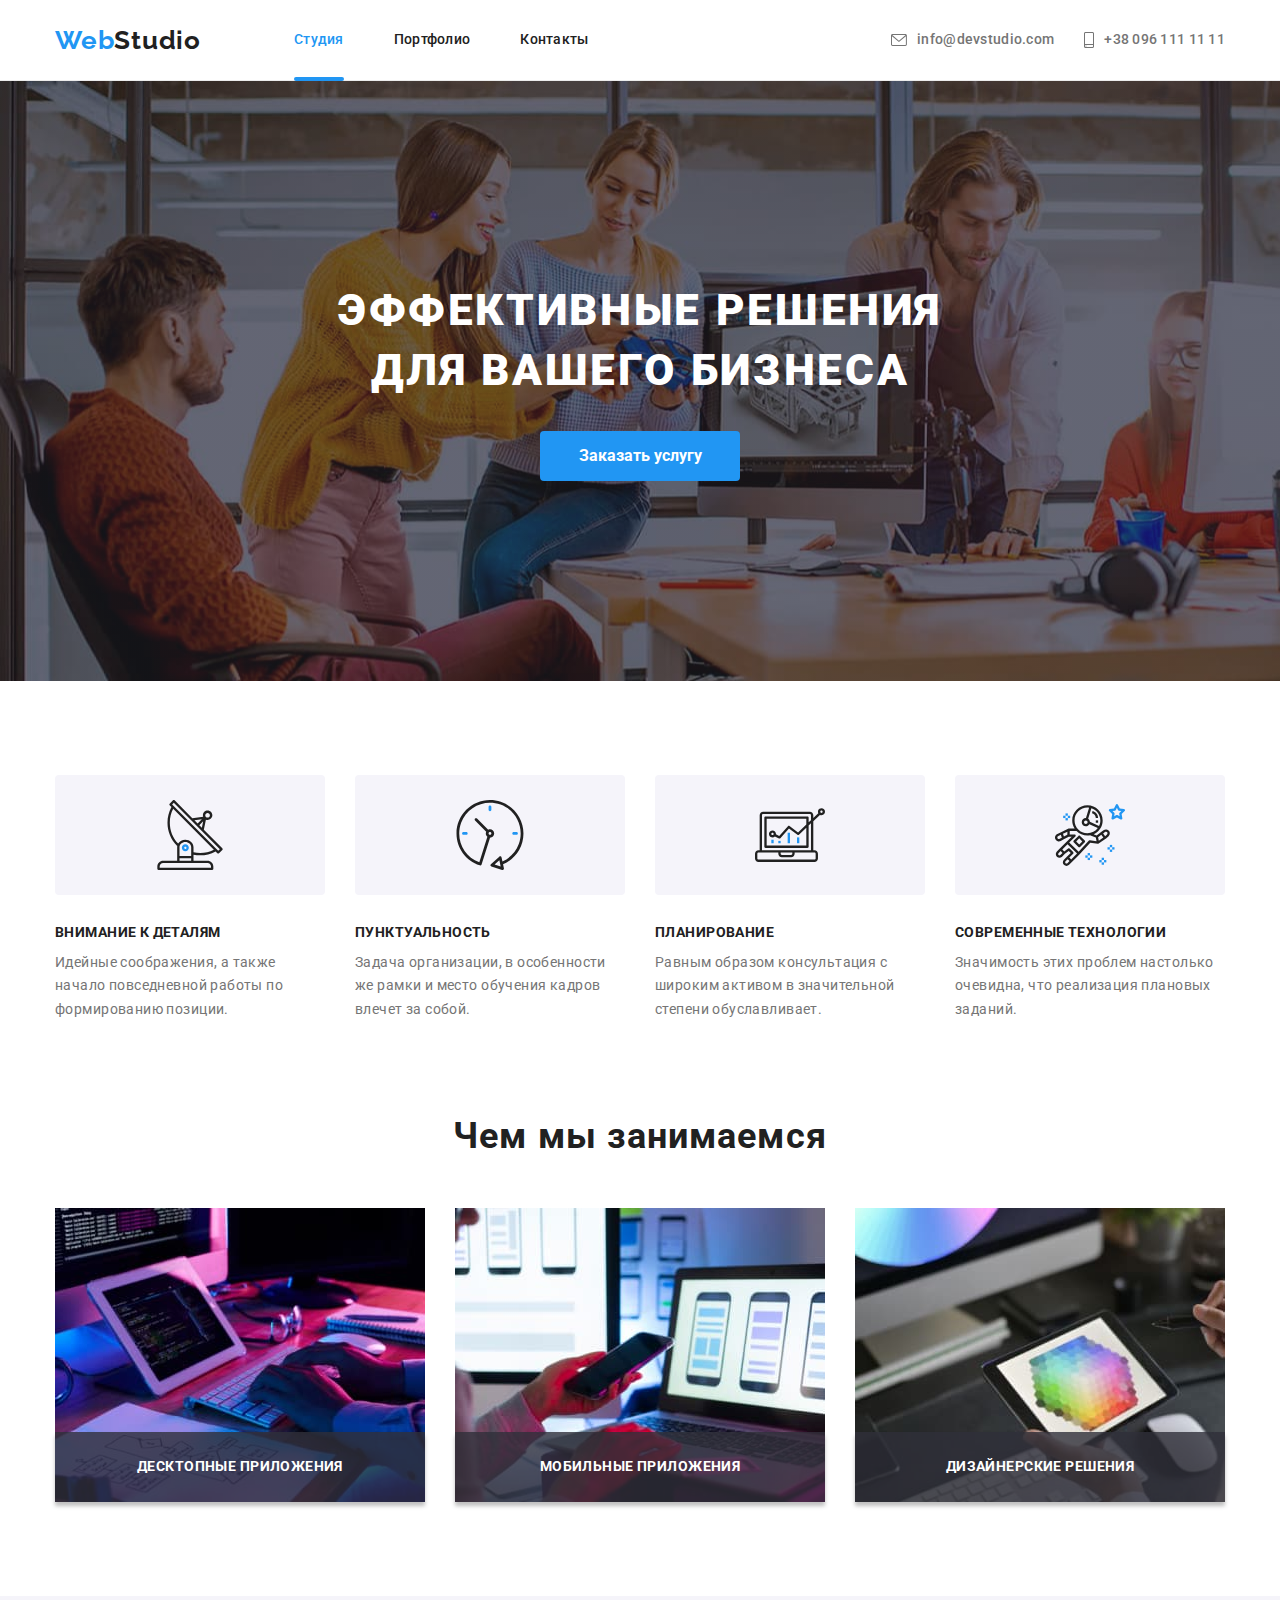
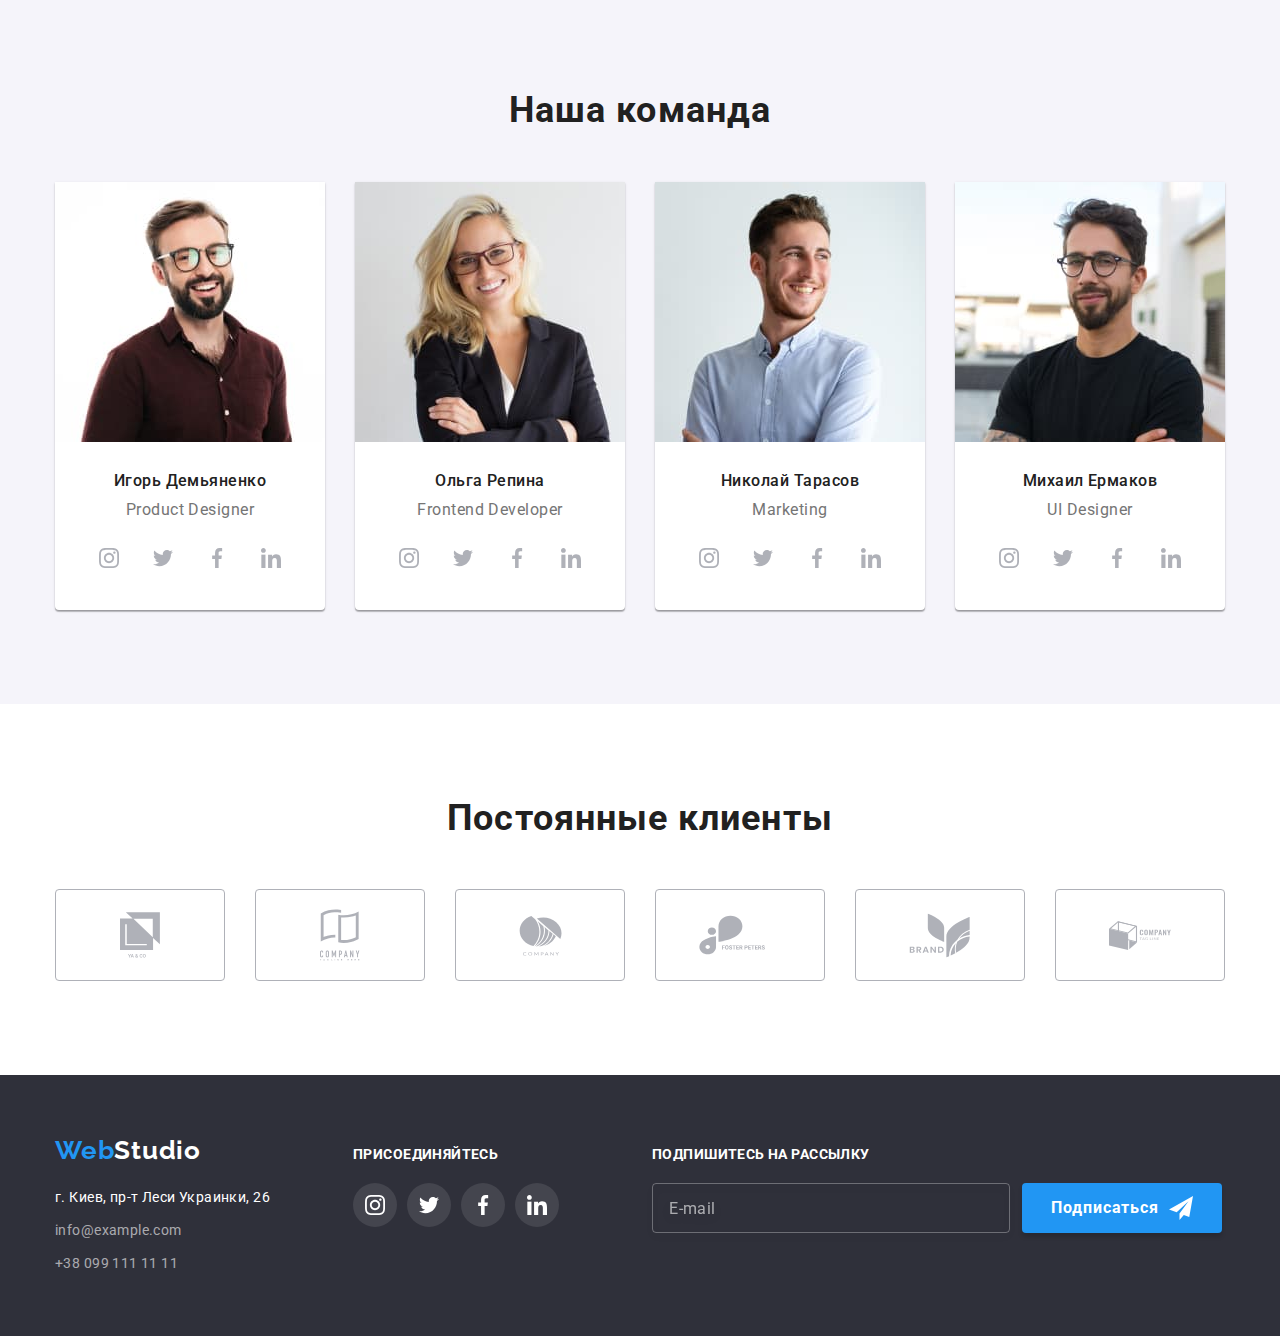
<file: index.html>
<!DOCTYPE html >
<html lang="ru">

<head>
    <meta charset="UTF-8">
    <meta http-equiv="X-UA-Compatible" content="IE=edge">
    <meta name="viewport" content="width=device-width, initial-scale=1.0">
    <title>Студия</title>
    <link rel="stylesheet" href="https://cdnjs.cloudflare.com/ajax/libs/modern-normalize/1.0.0/modern-normalize.min.css">
    <link href="https://fonts.googleapis.com/css2?family=Raleway:wght@700&family=Roboto:wght@400;500;700;900&display=swap" rel="stylesheet">
    <link rel="stylesheet" href="./css/main.min.css">
</head>

<body>
    <!--Навигация-->
    <header class="page-header">
        <div class="header__container container ">
            <a href="" lang="en" class="logo">Web<span class="header__logo">Studio</span></a>
            <div class="header__menu">
                <nav class="nav">
                    <ul class="nav__list">
                        <li class="nav__item"><a class="nav__link nav__link--current" href="">Студия</a></li>
                        <li class="nav__item"><a class="nav__link" href="./portfolio.html">Портфолио</a></li>
                        <li class="nav__item"><a class="nav__link" href="">Контакты</a></li>
                    </ul>
                </nav>
                <ul class="contacts__list">
                    <li class="contacts__item">
                        <a class="contacts__link" href="mailto:info@devstudio.com">
                            <svg class="contacts__icon mail-icon">
                            <use href="./images/icons.svg#mail"></use>
                        </svg>info@devstudio.com
                        </a>
                    </li>
                    <li class="contacts__item">
                        <a class="contacts__link" href="tel:+380961111111">
                            <svg class="contacts__icon phone-icon">
                            <use href="./images/icons.svg#smartphone"></use>
                        </svg> +38 096 111 11 11
                        </a>
                    </li>
                </ul>
            </div>
            <button type="button" class="header__burger-btn" data-menu-button>
                <svg class="header__burger-btn--icon">
                    <use href="./images/icons.svg#burger-icon"></use>
                </svg>
            </button>
            <div class="mobile-menu__container" data-menu>
                <button type="button" class="menu-close-btn" data-menu-close>
                        <svg class="close-btn">
                            <use href="./images/icons.svg#close-modal-btn"></use>
                        </svg>
                    </button>
                <ul class="mobile-menu__nav-list">
                    <li class="nav-list__item link"><a class="nav-list__link current" href="">Студия</a></li>
                    <li class="nav-list__item link"><a class="nav-list__link" href="./portfolio.html">Портфолио</a></li>
                    <li class="nav-list__item link"><a class="nav-list__link" href="">Контакты</a></li>
                </ul>
                <div class="mobile-menu__address-links">
                    <ul class="mobile-menu__contacts-list">
                        <li class="contacts-list__item link">
                            <a class="contacts-link" href="tel:+380961111111">+38 096 111 11 11</a>
                        </li>
                        <li class="contacts-list__item link">
                            <a class="contacts-link" href="mailto:info@devstudio.com">info@devstudio.com</a>
                        </li>
                    </ul>
                    <ul class="mobile-menu__social-list">
                        <li class="social-list__item">
                            <a class="social-list__link" href="">Instagram</a>
                        </li>
                        <li class="social-list__item">
                            <a class="social-list__link" href="">Twitter</a>
                        </li>
                        <li class="social-list__item">
                            <a class="social-list__link" href="">Facebook</a>
                        </li>
                        <li class="social-list__item">
                            <a class="social-list__link" href="">LinkedIn</a>
                        </li>
                    </ul>
                </div>
            </div>
        </div>
    </header>
    <main>
        <!--Герой-->
        <section class="hero">
            <div class="container hero__container">
                <h1 class="hero__title">Эффективные решения для вашего бизнеса</h1>
                <button class="hero__button" type="button" data-modal-open>Заказать услугу</button>
            </div>
        </section>
        <!--Особенности-->
        <section class="features section">
            <div class="container">
                <h2 class="hidden">Особенности</h2>
                <ul class="features__list">
                    <li class="features__item">
                        <div class="features__thumb">
                            <svg class="features__icon">
                                <use href="./images/icons.svg#antenna"></use>
                            </svg>
                        </div>
                        <h3 class="features__title">Внимание к деталям</h3>
                        <p class="features__description">Идейные соображения, а также начало повседневной работы по формированию позиции.</p>
                    </li>
                    <li class="features__item">
                        <div class="features__thumb">
                            <svg class="features__icon">
                                <use href="./images/icons.svg#clock"></use>
                            </svg>
                        </div>
                        <h3 class="features__title">Пунктуальность</h3>
                        <p class="features__description">Задача организации, в особенности же рамки и место обучения кадров влечет за собой.</p>
                    </li>
                    <li class="features__item">
                        <div class="features__thumb">
                            <svg class="features__icon">
                                <use href="./images/icons.svg#diagram"></use>
                            </svg>
                        </div>
                        <h3 class="features__title">Планирование</h3>
                        <p class="features__description">Равным образом консультация с широким активом в значительной степени обуславливает.</p>
                    </li>
                    <li class="features__item">
                        <div class="features__thumb">
                            <svg class="features__icon">
                                <use href="./images/icons.svg#astronaut"></use>
                            </svg>
                        </div>
                        <h3 class="features__title">Современные технологии</h3>
                        <p class="features__description">Значимость этих проблем настолько очевидна, что реализация плановых заданий.</p>
                    </li>
                </ul>
            </div>
        </section>
        <!--Чем мы занимаемся-->
        <section class="what-doing section">
            <div class="container">
                <h2 class="what-doing__title">Чем мы занимаемся</h2>
                <ul class="what-doing__list">
                    <li class="what-doing__item">
                        <picture class="what-doing__picture">
                            <source srcset="./images/features/features1-1x.jpg 1x, ./images/features/features1-2x.jpg 2x" media="(min-width:1200px)">
                            <img src="./images/features/features1-1x.jpg" alt="box1" width="370" height="294">
                        </picture>
                        <p class="what-doing__description">Десктопные приложения</p>
                    </li>
                    <li class="what-doing__item">
                        <picture class="what-doing__picture">
                            <source srcset="./images/features/features2-1x.jpg 1x, ./images/features/features2-2x.jpg 2x" media="(min-width:1200px)">
                            <img src="./images/features/features2-1x.jpg" alt="box2" width="370" height="294">
                        </picture>
                        <p class="what-doing__description">Мобильные приложения</p>
                    </li>
                    <li class="what-doing__item">
                        <picture class="what-doing__picture">
                            <source srcset="./images/features/features3-1x.jpg 1x, ./images/features/features3-2x.jpg 2x" media="(min-width:1200px)">
                            <img src="./images/features/features3-1x.jpg" alt="box3" width="370" height="294">
                        </picture>
                        <p class="what-doing__description">Дизайнерские решения</p>
                    </li>
                </ul>
            </div>
        </section>
        <!--Наша команда-->
        <section class="our-team section">
            <div class="container">
                <h2 class="our-team__title">Наша команда</h2>
                <ul class="our-team__list">
                    <li class="our-team__item">
                        <picture class="what-doing__picture">
                            <source srcset="./images/our-team/team-card1/team-card-desktop1x.jpg 1x, ./images/our-team/team-card1/team-card-desktop2x.jpg 2x" media="(min-width:1200px)">
                            <source srcset="./images/our-team/team-card1/team-card-tablet1x.jpg 1x, ./images/our-team/team-card1/team-card-tablet2x.jpg 2x" media="(min-width:768px)">
                            <source srcset="./images/our-team/team-card1/team-card-mobile1x.jpg 1x, ./images/our-team/team-card1/team-card-mobile2x.jpg 2x" media="(max-width:767px)">
                            <img src="./images/our-team/team-card1/team-card-desktop1x.jpg" alt="card1" width="270" height="260">
                        </picture>
                        <div class="our-team__card">
                            <h3 class="our-team-card__title">Игорь Демьяненко</h3>
                            <p class="our-team-card__description" lang="en">Product Designer</p>
                            <ul class="our-team-card__list">
                                <li class="our-team-card__item">
                                    <a class="our-team-card__link" href="">
                                        <svg class="our-team-card__icon">
                                            <use href="./images/icons.svg#instagram"></use>
                                        </svg>
                                    </a>
                                </li>
                                <li class="our-team-card__item">
                                    <a class="our-team-card__link" href="">
                                        <svg class="our-team-card__icon">
                                            <use href="./images/icons.svg#twitter"></use>
                                        </svg>
                                    </a>
                                </li>
                                <li class="our-team-card__item">
                                    <a class="our-team-card__link" href="">
                                        <svg class="our-team-card__icon">
                                            <use href="./images/icons.svg#facebook"></use>
                                        </svg>
                                    </a>
                                </li>
                                <li class="our-team-card__item">
                                    <a class="our-team-card__link" href="">
                                        <svg class="our-team-card__icon">
                                            <use href="./images/icons.svg#linkedin"></use>
                                        </svg>
                                    </a>
                                </li>
                            </ul>
                        </div>
                    </li>
                    <li class="our-team__item">
                        <picture class="what-doing__picture">
                            <source srcset="./images/our-team/team-card2/team-card-desktop1x.jpg 1x, ./images/our-team/team-card2/team-card-desktop2x.jpg 2x" media="(min-width:1200px)">
                            <source srcset="./images/our-team/team-card2/team-card-tablet1x.jpg 1x, ./images/our-team/team-card2/team-card-tablet2x.jpg 2x" media="(min-width:768px)">
                            <source srcset="./images/our-team/team-card2/team-card-mobile1x.jpg 1x, ./images/our-team/team-card2/team-card-mobile2x.jpg 2x" media="(max-width:767px)">
                            <img src="./images/our-team/team-card2/team-card-desktop1x.jpg" alt="card2" width="270" height="260">
                        </picture>
                        <div class="our-team__card">
                            <h3 class="our-team-card__title">Ольга Репина</h3>
                            <p class="our-team-card__description" lang="en">Frontend Developer</p>
                            <ul class="our-team-card__list">
                                <li class="our-team-card__item">
                                    <a class="our-team-card__link" href="">
                                        <svg class="our-team-card__icon">
                                            <use href="./images/icons.svg#instagram"></use>
                                        </svg>
                                    </a>
                                </li>
                                <li class="our-team-card__item">
                                    <a class="our-team-card__link" href="">
                                        <svg class="our-team-card__icon">
                                            <use href="./images/icons.svg#twitter"></use>
                                        </svg>
                                    </a>
                                </li>
                                <li class="our-team-card__item">
                                    <a class="our-team-card__link" href="">
                                        <svg class="our-team-card__icon">
                                            <use href="./images/icons.svg#facebook"></use>
                                        </svg>
                                    </a>
                                </li>
                                <li class="our-team-card__item">
                                    <a class="our-team-card__link" href="">
                                        <svg class="our-team-card__icon">
                                            <use href="./images/icons.svg#linkedin"></use>
                                        </svg>
                                    </a>
                                </li>
                            </ul>
                        </div>
                    </li>
                    <li class="our-team__item">
                        <picture class="what-doing__picture">
                            <source srcset="./images/our-team/team-card3/team-card-desktop1x.jpg 1x, ./images/our-team/team-card3/team-card-desktop2x.jpg 2x" media="(min-width:1200px)">
                            <source srcset="./images/our-team/team-card3/team-card-tablet1x.jpg 1x, ./images/our-team/team-card3/team-card-tablet2x.jpg 2x" media="(min-width:768px)">
                            <source srcset="./images/our-team/team-card3/team-card-mobile1x.jpg 1x, ./images/our-team/team-card3/team-card-mobile2x.jpg 2x" media="(max-width:767px)">
                            <img src="./images/our-team/team-card3/team-card-desktop1x.jpg" alt="card3" width="270" height="260">
                        </picture>
                        <div class="our-team__card">
                            <h3 class="our-team-card__title">Николай Тарасов</h3>
                            <p class="our-team-card__description" lang="en">Marketing</p>
                            <ul class="our-team-card__list">
                                <li class="our-team-card__item">
                                    <a class="our-team-card__link" href="">
                                        <svg class="our-team-card__icon">
                                            <use href="./images/icons.svg#instagram"></use>
                                        </svg>
                                    </a>
                                </li>
                                <li class="our-team-card__item">
                                    <a class="our-team-card__link" href="">
                                        <svg class="our-team-card__icon">
                                            <use href="./images/icons.svg#twitter"></use>
                                        </svg>
                                    </a>
                                </li>
                                <li class="our-team-card__item">
                                    <a class="our-team-card__link" href="">
                                        <svg class="our-team-card__icon">
                                            <use href="./images/icons.svg#facebook"></use>
                                        </svg>
                                    </a>
                                </li>
                                <li class="our-team-card__item">
                                    <a class="our-team-card__link" href="">
                                        <svg class="our-team-card__icon">
                                            <use href="./images/icons.svg#linkedin"></use>
                                        </svg>
                                    </a>
                                </li>
                            </ul>
                        </div>
                    </li>
                    <li class="our-team__item">
                        <picture class="what-doing__picture">
                            <source srcset="./images/our-team/team-card4/team-card-desktop1x.jpg 1x, ./images/our-team/team-card4/team-card-desktop2x.jpg 2x" media="(min-width:1200px)">
                            <source srcset="./images/our-team/team-card4/team-card-tablet1x.jpg 1x, ./images/our-team/team-card4/team-card-tablet2x.jpg 2x" media="(min-width:768px)">
                            <source srcset="./images/our-team/team-card4/team-card-mobile1x.jpg 1x, ./images/our-team/team-card4/team-card-mobile2x.jpg 2x" media="(max-width:767px)">
                            <img src="./images/our-team/team-card4/team-card-desktop1x.jpg" alt="card4" width="270" height="260">
                        </picture>
                        <div class="our-team__card">
                            <h3 class="our-team-card__title">Михаил Ермаков</h3>
                            <p class="our-team-card__description" lang="en">UI Designer</p>
                            <ul class="our-team-card__list">
                                <li class="our-team-card__item">
                                    <a class="our-team-card__link" href="">
                                        <svg class="our-team-card__icon">
                                            <use href="./images/icons.svg#instagram"></use>
                                        </svg>
                                    </a>
                                </li>
                                <li class="our-team-card__item">
                                    <a class="our-team-card__link" href="">
                                        <svg class="our-team-card__icon">
                                            <use href="./images/icons.svg#twitter"></use>
                                        </svg>
                                    </a>
                                </li>
                                <li class="our-team-card__item">
                                    <a class="our-team-card__link" href="">
                                        <svg class="our-team-card__icon">
                                            <use href="./images/icons.svg#facebook"></use>
                                        </svg>
                                    </a>
                                </li>
                                <li class="our-team-card__item">
                                    <a class="our-team-card__link" href="">
                                        <svg class="our-team-card__icon">
                                            <use href="./images/icons.svg#linkedin"></use>
                                        </svg>
                                    </a>
                                </li>
                            </ul>
                        </div>
                    </li>
                </ul>
            </div>
        </section>
        <section class="clients section">
            <div class="container">
                <h2 class="clients__title">Постоянные клиенты</h2>
                <ul class="clients__list">
                    <li class="clients__item">
                        <a class="clients__link" href="">
                            <svg class="clients__icon" width="40" height="52">
                                <use href="./images/icons.svg#group"></use>
                            </svg>
                        </a>
                    </li>
                    <li class="clients__item">
                        <a class="clients__link" href="">
                            <svg class="clients__icon" width="40" height="52">
                                <use href="./images/icons.svg#group-1"></use>
                            </svg>
                        </a>
                    </li>
                    <li class="clients__item">
                        <a class="clients__link" href="">
                            <svg class="clients__icon" width="43" height="41">
                                <use href="./images/icons.svg#group-2"></use>
                            </svg>
                        </a>
                    </li>
                    <li class="clients__item">
                        <a class="clients__link" href="">
                            <svg class="clients__icon" width="84" height="40">
                                <use href="./images/icons.svg#group-3"></use>
                            </svg>
                        </a>
                    </li>
                    <li class="clients__item">
                        <a class="clients__link" href="">
                            <svg class="clients__icon" width="62" height="45">
                                <use href="./images/icons.svg#group-4"></use>
                            </svg>
                        </a>
                    </li>
                    <li class="clients__item">
                        <a class="clients__link" href=" ">
                            <svg class="clients__icon" width="62 " height="45 ">
                                <use href="./images/icons.svg#group-5"></use>
                            </svg>
                        </a>
                    </li>
                </ul>
            </div>
        </section>
    </main>
    <footer class="footer">
        <div class="footer__sections container">
            <div class="footer__tablet-container">
                <div class="address__container">
                    <a href="" lang="en" class="logo">Web<span class="footer__logo">Studio</span></a>
                    <address class="address__box">
                    <ul class="address__list">
                        <li class="address__item"><a class="address__link--map" href="https://goo.gl/maps/Ut2xwaLdVSmV2iXo9 " target="_blank" rel="noreferrer noopener">г. Киев, пр-т Леси Украинки, 26</a></li>
                        <li class="address__item"><a class="address__link" href="mailto:info@example.com ">info@example.com</a></li>
                        <li class="address__item"><a class="address__link" href="tel:+380991111111 ">+38 099 111 11 11</a></li>
                    </ul>
                 </address>
                </div>
                <div class="join__container">
                    <p class="join__description">присоединяйтесь</p>
                    <ul class="join__list">
                        <li class="join__item">
                            <a class="join__link" href="">
                                <svg class="join__icon">
                            <use href="./images/icons.svg#instagram"></use>
                        </svg>
                            </a>
                        </li>
                        <li class="join__item">
                            <a class="join__link" href="">
                                <svg class="join__icon">
                            <use href="./images/icons.svg#twitter"></use>
                        </svg>
                            </a>
                        </li>
                        <li class="join__item">
                            <a class="join__link" href="">
                                <svg class="join__icon">
                            <use href="./images/icons.svg#facebook"></use>
                        </svg>
                            </a>
                        </li>
                        <li class="join__item">
                            <a class="join__link" href="">
                                <svg class="join__icon">
                            <use href="./images/icons.svg#linkedin"></use>
                        </svg>
                            </a>
                        </li>
                    </ul>
                </div>
            </div>
            <div class="subscribe__container">
                <p class="subscribe__title">Подпишитесь на рассылку</p>
                <form action="#" class="subscribe__form">
                    <input type="email" name="user-email" class="subscribe__input" placeholder="E-mail" required>
                    <button type="submit" class="subscribe__button">Подписаться
                        <svg class="subscribe__icon">
                            <use href="./images/icons.svg#icon-send"></use>
                        </svg>
                    </button>
                </form>
            </div>
        </div>
    </footer>
    <div class="backdrop open-close-backdrop" data-modal>
        <div class="backdrop__container container">
            <button class="backdrop__modal-button" data-modal-close>
                <svg class="backdrop__modal-button--icon">
                    <use href="./images/icons.svg#close-modal-btn"></use>
                </svg>
            </button>
            <form action="# " class="backdrop__modal-form">
                <p class="backdrop__title">Оставьте свои данные, мы вам перезвоним</p>
                <label for="user-name" class="backdrop__label backdrop__user-name">Имя</label>
                <div class="backdrop__input-container">
                    <input type="text" name="user-name" id="user-name" class="backdrop__input" required>
                    <svg class="backdrop__input--icon">
                        <use href="./images/icons.svg#icon-user-name"></use>
                    </svg>
                </div>
                <label for="user-tel" class="backdrop__label backdrop__user-tel">Телефон</label>
                <div class="backdrop__input-container">
                    <input type="tel" name="user-tel" id="user-tel" class="backdrop__input" required>
                    <svg class="backdrop__input--icon">
                        <use href="./images/icons.svg#icon-user-tel"></use>
                    </svg>
                </div>
                <label for="user-email" class="backdrop__label backdrop__user-email">Почта</label>
                <div class="backdrop__input-container">
                    <input type="email" name="user-email" id="user-email" class="backdrop__input" required>
                    <svg class="backdrop__input--icon">
                        <use href="./images/icons.svg#icon-user-email"></use>
                    </svg>
                </div>
                <label for="user-message" class="backdrop__label backdrop__message-label">Комментарий</label>
                <textarea name="user-message" id="user-message" placeholder="Введите текст" class="backdrop__message"></textarea>
                <div class="backdrop__checkbox">
                    <input type="checkbox" name="user-checkbox" id="user-checkbox" class="backdrop__checkbox-input hidden" required>
                    <label for="user-checkbox" class="backdrop__label backdrop__checkbox-label">Соглашаюсь с рассылкой и принимаю <a href=" " class="backdrop__policy-link">Условия договора</a></label>
                </div>
                <button type="submit" class="backdrop__submit-btn">Отправить</button>
            </form>
        </div>
    </div>
    <script src="./js/modal.js "></script>
    <script src="./js/menu.js "></script>
</body>

</html>
</file>
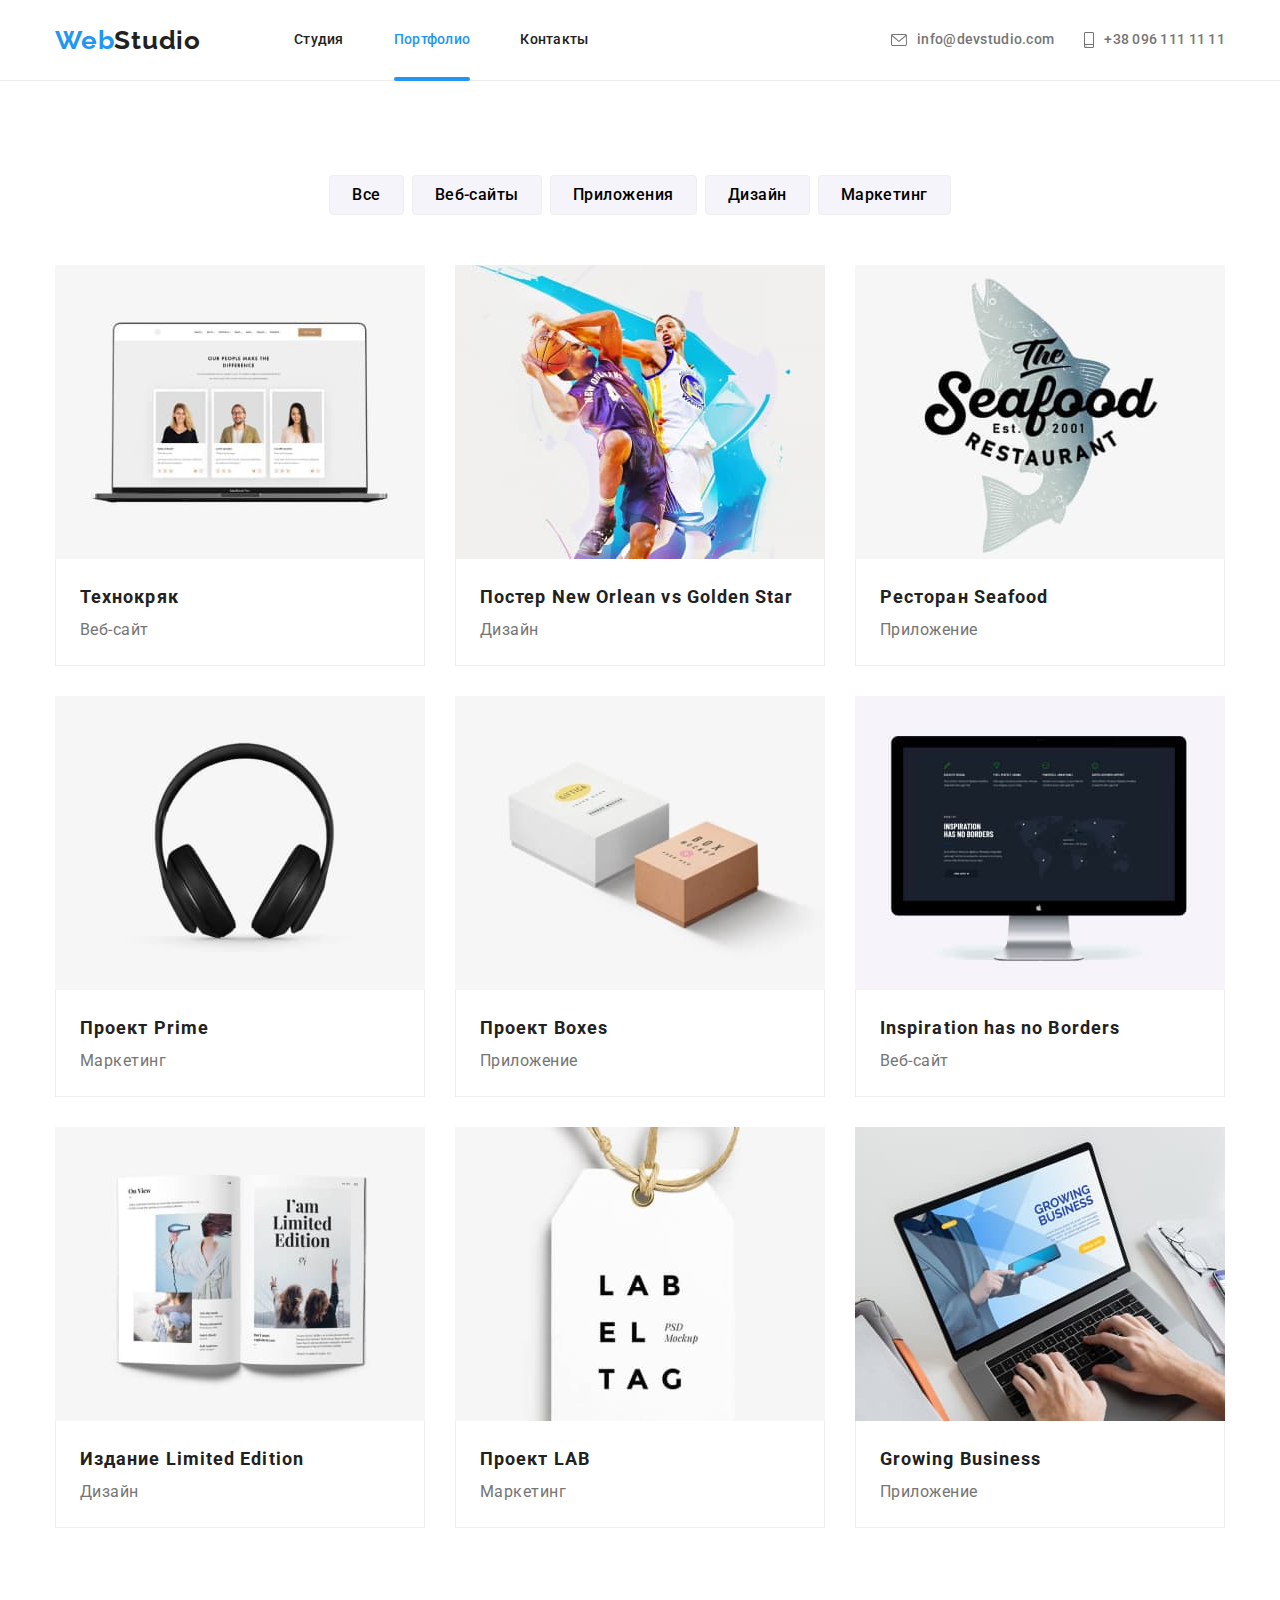
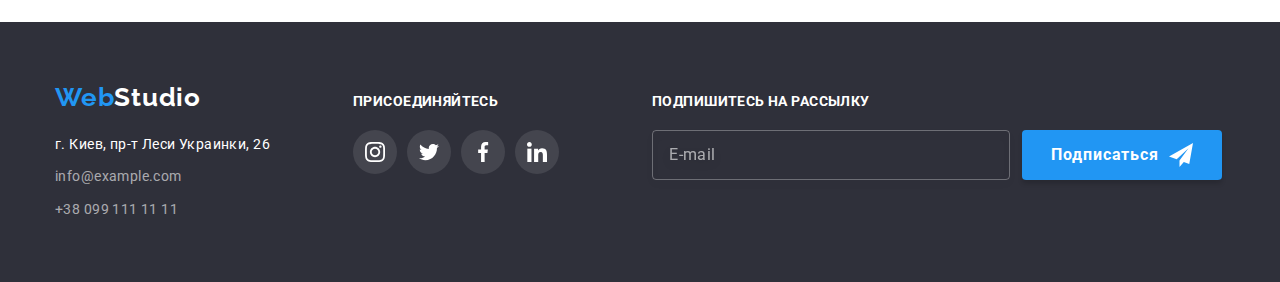
<file: portfolio.html>
<!DOCTYPE html>
<html lang="ru">

<head>
    <meta charset="UTF-8">
    <meta http-equiv="X-UA-Compatible" content="IE=edge">
    <meta name="viewport" content="width=device-width, initial-scale=1.0">
    <title>Портфолио</title>
    <link rel="stylesheet" href="https://cdnjs.cloudflare.com/ajax/libs/modern-normalize/1.0.0/modern-normalize.min.css">
    <link href="https://fonts.googleapis.com/css2?family=Raleway:wght@700&family=Roboto:wght@400;500;700;900&display=swap" rel="stylesheet">
    <link rel="stylesheet" href="./css/main.min.css">
</head>

<body>
    <!--Навигация-->
    <header class="page-header">
        <div class="header__container container ">
            <a href="" lang="en" class="logo">Web<span class="header__logo">Studio</span></a>
            <div class="header__menu">
                <nav class="nav">
                    <ul class="nav__list">
                        <li class="nav__item"><a class="nav__link" href="./index.html">Студия</a></li>
                        <li class="nav__item"><a class="nav__link  nav__link--current" href="">Портфолио</a></li>
                        <li class="nav__item"><a class="nav__link" href="">Контакты</a></li>
                    </ul>
                </nav>
                <ul class="contacts__list">
                    <li class="contacts__item">
                        <a class="contacts__link" href="mailto:info@devstudio.com">
                            <svg class="contacts__icon mail-icon">
                            <use href="./images/icons.svg#mail"></use>
                        </svg>info@devstudio.com
                        </a>
                    </li>
                    <li class="contacts__item">
                        <a class="contacts__link" href="tel:+380961111111">
                            <svg class="contacts__icon phone-icon">
                            <use href="./images/icons.svg#smartphone"></use>
                        </svg> +38 096 111 11 11
                        </a>
                    </li>
                </ul>
            </div>
            <button type="button" class="header__burger-btn" data-menu-button>
                <svg class="header__burger-btn--icon">
                    <use href="./images/icons.svg#burger-icon"></use>
                </svg>
            </button>
            <div class="mobile-menu__container" data-menu>
                <button type="button" class="menu-close-btn" data-menu-close>
                        <svg class="close-btn">
                            <use href="./images/icons.svg#close-modal-btn"></use>
                        </svg>
                    </button>
                <ul class="mobile-menu__nav-list">
                    <li class="nav-list__item link"><a class="nav-list__link" href="index.html">Студия</a></li>
                    <li class="nav-list__item link"><a class="nav-list__link current" href="">Портфолио</a></li>
                    <li class="nav-list__item link"><a class="nav-list__link" href="">Контакты</a></li>
                </ul>
                <div class="mobile-menu__address-links">
                    <ul class="mobile-menu__contacts-list">
                        <li class="contacts-list__item link">
                            <a class="contacts-link" href="tel:+380961111111">+38 096 111 11 11</a>
                        </li>
                        <li class="contacts-list__item link">
                            <a class="contacts-link" href="mailto:info@devstudio.com">info@devstudio.com</a>
                        </li>
                    </ul>
                    <ul class="mobile-menu__social-list">
                        <li class="social-list__item">
                            <a class="social-list__link" href="">Instagram</a>
                        </li>
                        <li class="social-list__item">
                            <a class="social-list__link" href="">Twitter</a>
                        </li>
                        <li class="social-list__item">
                            <a class="social-list__link" href="">Facebook</a>
                        </li>
                        <li class="social-list__item">
                            <a class="social-list__link" href="">LinkedIn</a>
                        </li>
                    </ul>
                </div>
            </div>
        </div>
    </header>
    <main>
        <!-- Портфолио -->

        <section class="portfolio section">
            <div class="portfolio__container container">
                <ul class="portfolio__filter-list">
                    <li class="portfolio__filter-item"><button class="portfolio__filter-button" type="button">Все</button></li>
                    <li class="portfolio__filter-item"><button class="portfolio__filter-button" type="button">Веб-сайты</button></li>
                    <li class="portfolio__filter-item"><button class="portfolio__filter-button" type="button">Приложения</button></li>
                    <li class="portfolio__filter-item"><button class="portfolio__filter-button" type="button">Дизайн</button></li>
                    <li class="portfolio__filter-item"><button class="portfolio__filter-button" type="button">Маркетинг</button></li>
                </ul>
                <h1 class="hidden">Портфолио</h1>
                <ul class="portfolio__cards-list">
                    <li class="portfolio__card-item">
                        <a class="portfolio__card-link" href="">
                            <div class="portfolio__card-thumb">
                                <picture class="portfolio-pictures">
                                    <source srcset="./images/portfolio/card1/portfolio-desktop1x.jpg 1x, ./images/portfolio/card1/portfolio-desktop2x.jpg 2x" media="(min-width:1200px)">
                                    <source srcset="./images/portfolio/card1/portfolio-tablet1x.jpg 1x, ./images/portfolio/card1/portfolio-tablet2x.jpg 2x" media="(min-width:768px)">
                                    <source srcset="./images/portfolio/card1/portfolio-mobile1x.jpg 1x, ./images/portfolio/card1/portfolio-mobile2x.jpg 2x" media="(max-width:767px)">
                                    <img src="./images/portfolio/card1/portfolio-desktop1x.jpg" alt="Технокряк" width="370" height="294">
                                </picture>
                                <p class="portfolio__card-overlay">
                                    Технокряк это современная площадка распространения коронавируса. Компании используют эту платформу для цифрового шпионажа и атак на защищённые сервера конкурентов.
                                </p>
                            </div>
                            <div class="portfolio__item-description">
                                <h2 class="portfolio__item-title">Технокряк</h2>
                                <p class="portfolio__item-content">Веб-сайт</p>
                            </div>
                        </a>
                    </li>
                    <li class="portfolio__card-item">
                        <a class="portfolio__card-link" href="">
                            <div class="portfolio__card-thumb">
                                <picture class="portfolio-pictures">
                                    <source srcset="./images/portfolio/card2/portfolio-desktop1x.jpg 1x, ./images/portfolio/card2/portfolio-desktop2x.jpg 2x" media="(min-width:1200px)">
                                    <source srcset="./images/portfolio/card2/portfolio-tablet1x.jpg 1x, ./images/portfolio/card2/portfolio-tablet2x.jpg 2x" media="(min-width:768px)">
                                    <source srcset="./images/portfolio/card2/portfolio-mobile1x.jpg 1x, ./images/portfolio/card2/portfolio-mobile2x.jpg 2x" media="(max-width:767px)">
                                    <img src="./images/portfolio/card2/portfolio-desktop1x.jpg" alt="Постер" width="370" height="294">
                                </picture>
                                <p class="portfolio__card-overlay">Технокряк это современная площадка распространения коронавируса. Компании используют эту платформу для цифрового шпионажа и атак на защищённые сервера конкурентов.
                                </p>
                            </div>
                            <div class="portfolio__item-description">
                                <h2 class="portfolio__item-title">Постер <span lang="en">New Orlean vs Golden Star</span></h2>
                                <p class="portfolio__item-content">Дизайн</p>
                            </div>
                        </a>
                    </li>
                    <li class="portfolio__card-item">
                        <a class="portfolio__card-link" href="">
                            <div class="portfolio__card-thumb">
                                <picture class="portfolio-pictures">
                                    <source srcset="./images/portfolio/card3/portfolio-desktop1x.jpg 1x, ./images/portfolio/card3/portfolio-desktop2x.jpg 2x" media="(min-width:1200px)">
                                    <source srcset="./images/portfolio/card3/portfolio-tablet1x.jpg 1x, ./images/portfolio/card3/portfolio-tablet2x.jpg 2x" media="(min-width:768px)">
                                    <source srcset="./images/portfolio/card3/portfolio-mobile1x.jpg 1x, ./images/portfolio/card3/portfolio-mobile2x.jpg 2x" media="(max-width:767px)">
                                    <img src="./images/portfolio/card3/portfolio-desktop1x.jpg" alt="Ресторан" width="370" height="294">
                                </picture>
                                <p class="portfolio__card-overlay">Технокряк это современная площадка распространения коронавируса. Компании используют эту платформу для цифрового шпионажа и атак на защищённые сервера конкурентов.
                                </p>
                            </div>
                            <div class="portfolio__item-description">
                                <h2 class="portfolio__item-title">Ресторан <span lang="en">Seafood</span></h2>
                                <p class="portfolio__item-content">Приложение</p>
                            </div>
                        </a>
                    </li>
                    <li class="portfolio__card-item">
                        <a class="portfolio__card-link" href="">
                            <div class="portfolio__card-thumb">
                                <picture class="portfolio-pictures">
                                    <source srcset="./images/portfolio/card4/portfolio-desktop1x.jpg 1x, ./images/portfolio/card4/portfolio-desktop2x.jpg 2x" media="(min-width:1200px)">
                                    <source srcset="./images/portfolio/card4/portfolio-tablet1x.jpg 1x, ./images/portfolio/card4/portfolio-tablet2x.jpg 2x" media="(min-width:768px)">
                                    <source srcset="./images/portfolio/card4/portfolio-mobile1x.jpg 1x, ./images/portfolio/card4/portfolio-mobile2x.jpg 2x" media="(max-width:767px)">
                                    <img src="./images/portfolio/card4/portfolio-desktop1x.jpg" alt="Проект" width="370" height="294">
                                </picture>
                                <p class="portfolio__card-overlay">Технокряк это современная площадка распространения коронавируса. Компании используют эту платформу для цифрового шпионажа и атак на защищённые сервера конкурентов.
                                </p>
                            </div>
                            <div class="portfolio__item-description">
                                <h2 class="portfolio__item-title">Проект <span lang="en">Prime</span></h2>
                                <p class="portfolio__item-content">Маркетинг</p>
                            </div>
                        </a>
                    </li>
                    <li class="portfolio__card-item">
                        <a class="portfolio__card-link" href="">
                            <div class="portfolio__card-thumb">
                                <picture class="portfolio-pictures">
                                    <source srcset="./images/portfolio/card5/portfolio-desktop1x.jpg 1x, ./images/portfolio/card5/portfolio-desktop2x.jpg 2x" media="(min-width:1200px)">
                                    <source srcset="./images/portfolio/card5/portfolio-tablet1x.jpg 1x, ./images/portfolio/card5/portfolio-tablet2x.jpg 2x" media="(min-width:768px)">
                                    <source srcset="./images/portfolio/card5/portfolio-mobile1x.jpg 1x, ./images/portfolio/card5/portfolio-mobile2x.jpg 2x" media="(max-width:767px)">
                                    <img src="./images/portfolio/card5/portfolio-desktop1x.jpg" alt="Проект Boxes" width="370" height="294">
                                </picture>
                                <p class="portfolio__card-overlay">Технокряк это современная площадка распространения коронавируса. Компании используют эту платформу для цифрового шпионажа и атак на защищённые сервера конкурентов.
                                </p>
                            </div>
                            <div class="portfolio__item-description">
                                <h2 class="portfolio__item-title">Проект <span lang="en">Boxes</span></h2>
                                <p class="portfolio__item-content">Приложение</p>
                            </div>
                        </a>
                    </li>
                    <li class="portfolio__card-item">
                        <a class="portfolio__card-link" href="">
                            <div class="portfolio__card-thumb">
                                <picture class="portfolio-pictures">
                                    <source srcset="./images/portfolio/card6/portfolio-desktop1x.jpg 1x, ./images/portfolio/card6/portfolio-desktop2x.jpg 2x" media="(min-width:1200px)">
                                    <source srcset="./images/portfolio/card6/portfolio-tablet1x.jpg 1x, ./images/portfolio/card6/portfolio-tablet2x.jpg 2x" media="(min-width:768px)">
                                    <source srcset="./images/portfolio/card6/portfolio-mobile1x.jpg 1x, ./images/portfolio/card6/portfolio-mobile2x.jpg 2x" media="(max-width:767px)">
                                    <img src="./images/portfolio/card6/portfolio-desktop1x.jpg" alt="Inspiration has no Borders" width="370" height="294">
                                </picture>
                                <p class="portfolio__card-overlay">Технокряк это современная площадка распространения коронавируса. Компании используют эту платформу для цифрового шпионажа и атак на защищённые сервера конкурентов.
                                </p>
                            </div>
                            <div class="portfolio__item-description">
                                <h2 class="portfolio__item-title" lang="en">Inspiration has no Borders</h2>
                                <p class="portfolio__item-content">Веб-сайт</p>
                            </div>
                        </a>
                    </li>
                    <li class="portfolio__card-item">
                        <a class="portfolio__card-link" href="">
                            <div class="portfolio__card-thumb">
                                <picture class="portfolio-pictures">
                                    <source srcset="./images/portfolio/card7/portfolio-desktop1x.jpg 1x, ./images/portfolio/card7/portfolio-desktop2x.jpg 2x" media="(min-width:1200px)">
                                    <source srcset="./images/portfolio/card7/portfolio-tablet1x.jpg 1x, ./images/portfolio/card7/portfolio-tablet2x.jpg 2x" media="(min-width:768px)">
                                    <source srcset="./images/portfolio/card7/portfolio-mobile1x.jpg 1x, ./images/portfolio/card7/portfolio-mobile2x.jpg 2x" media="(max-width:767px)">
                                    <img src="./images/portfolio/card7/portfolio-desktop1x.jpg" alt="Издание Limited Edition" width="370" height="294">
                                </picture>
                                <p class="portfolio__card-overlay">Технокряк это современная площадка распространения коронавируса. Компании используют эту платформу для цифрового шпионажа и атак на защищённые сервера конкурентов.
                                </p>
                            </div>
                            <div class="portfolio__item-description">
                                <h2 class="portfolio__item-title">Издание <span lang="en">Limited Edition</span></h2>
                                <p class="portfolio__item-content">Дизайн</p>
                            </div>
                        </a>
                    </li>
                    <li class="portfolio__card-item">
                        <a class="portfolio__card-link" href="">
                            <div class="portfolio__card-thumb">
                                <picture class="portfolio-pictures">
                                    <source srcset="./images/portfolio/card8/portfolio-desktop1x.jpg 1x, ./images/portfolio/card8/portfolio-desktop2x.jpg 2x" media="(min-width:1200px)">
                                    <source srcset="./images/portfolio/card8/portfolio-tablet1x.jpg 1x, ./images/portfolio/card8/portfolio-tablet2x.jpg 2x" media="(min-width:768px)">
                                    <source srcset="./images/portfolio/card8/portfolio-mobile1x.jpg 1x, ./images/portfolio/card8/portfolio-mobile2x.jpg 2x" media="(max-width:767px)">
                                    <img src="./images/portfolio/card8/portfolio-desktop1x.jpg" alt="Проект LAB" width="370" height="294">
                                </picture>
                                <p class="portfolio__card-overlay">Технокряк это современная площадка распространения коронавируса. Компании используют эту платформу для цифрового шпионажа и атак на защищённые сервера конкурентов.
                                </p>
                            </div>
                            <div class="portfolio__item-description">
                                <h2 class="portfolio__item-title">Проект <span lang="en">LAB</span></h2>
                                <p class="portfolio__item-content">Маркетинг</p>
                            </div>
                        </a>
                    </li>
                    <li class="portfolio__card-item">
                        <a class="portfolio__card-link" href="">
                            <div class="portfolio__card-thumb">
                                <picture class="portfolio-pictures">
                                    <source srcset="./images/portfolio/card9/portfolio-desktop1x.jpg 1x, ./images/portfolio/card9/portfolio-desktop2x.jpg 2x" media="(min-width:1200px)">
                                    <source srcset="./images/portfolio/card9/portfolio-tablet1x.jpg 1x, ./images/portfolio/card9/portfolio-tablet2x.jpg 2x" media="(min-width:768px)">
                                    <source srcset="./images/portfolio/card9/portfolio-mobile1x.jpg 1x, ./images/portfolio/card9/portfolio-mobile2x.jpg 2x" media="(max-width:767px)">
                                    <img src="./images/portfolio/card9/portfolio-desktop1x.jpg" alt="Growing Business" width="370" height="294">
                                </picture>
                                <p class="portfolio__card-overlay">Технокряк это современная площадка распространения коронавируса. Компании используют эту платформу для цифрового шпионажа и атак на защищённые сервера конкурентов.
                                </p>
                            </div>
                            <div class="portfolio__item-description">
                                <h2 class="portfolio__item-title" lang="en">Growing Business</h2>
                                <p class="portfolio__item-content">Приложение</p>
                            </div>
                        </a>
                    </li>
                </ul>
            </div>
        </section>

    </main>
    <footer class="footer">
        <div class="footer__sections container">
            <div class="footer__tablet-container">
                <div class="address__container">
                    <a href="" lang="en" class="logo">Web<span class="footer__logo">Studio</span></a>
                    <address class="address__box">
                    <ul class="address__list">
                        <li class="address__item"><a class="address__link--map" href="https://goo.gl/maps/Ut2xwaLdVSmV2iXo9 " target="_blank" rel="noreferrer noopener">г. Киев, пр-т Леси Украинки, 26</a></li>
                        <li class="address__item"><a class="address__link" href="mailto:info@example.com ">info@example.com</a></li>
                        <li class="address__item"><a class="address__link" href="tel:+380991111111 ">+38 099 111 11 11</a></li>
                    </ul>
                 </address>
                </div>
                <div class="join__container">
                    <p class="join__description">присоединяйтесь</p>
                    <ul class="join__list">
                        <li class="join__item">
                            <a class="join__link" href="">
                                <svg class="join__icon">
                            <use href="./images/icons.svg#instagram"></use>
                        </svg>
                            </a>
                        </li>
                        <li class="join__item">
                            <a class="join__link" href="">
                                <svg class="join__icon">
                            <use href="./images/icons.svg#twitter"></use>
                        </svg>
                            </a>
                        </li>
                        <li class="join__item">
                            <a class="join__link" href="">
                                <svg class="join__icon">
                            <use href="./images/icons.svg#facebook"></use>
                        </svg>
                            </a>
                        </li>
                        <li class="join__item">
                            <a class="join__link" href="">
                                <svg class="join__icon">
                            <use href="./images/icons.svg#linkedin"></use>
                        </svg>
                            </a>
                        </li>
                    </ul>
                </div>
            </div>
            <div class="subscribe__container">
                <p class="subscribe__title">Подпишитесь на рассылку</p>
                <form action="#" class="subscribe__form">
                    <input type="email" name="user-email" class="subscribe__input" placeholder="E-mail" required>
                    <button type="submit" class="subscribe__button">Подписаться
                        <svg class="subscribe__icon">
                            <use href="./images/icons.svg#icon-send"></use>
                        </svg>
                    </button>
                </form>
            </div>
        </div>
    </footer>
    <script src="./js/menu.js"></script>
</body>

</html>
</file>
<file: css/main.min.css>
body{font-family:'roboto', sans-serif;color:#212121}ul{list-style:none;margin:0;padding:0}a{color:inherit;text-decoration:none}h1,h2,h3,h4,h5,h6,p{margin:0}img{display:block;max-width:100%;height:auto}.hidden{position:absolute;width:1px;height:1px;margin:-1px;border:0;padding:0;white-space:nowrap;clip-path:inset(100%);clip:rect(0 0 0 0);overflow:hidden}.container{width:100%;padding-left:15px;padding-right:15px;margin:0 auto}.section{padding:60px 0px}@media screen and (min-width: 480px){.container{width:480px;margin:0 auto}.section{padding:60px 0px}}@media screen and (min-width: 768px){.container{width:768px}.section{padding:60px 0px}}@media screen and (min-width: 1200px){.container{width:1200px;margin-left:auto;margin-right:auto;padding-left:15px;padding-right:15px}.section{padding:94px 0px}}.logo{font-family:'Raleway', sans-serif;font-weight:700;font-size:26px;line-height:1.19;letter-spacing:0.03em;color:#2196F3}.logo .header__logo{color:#212121}.logo .footer__logo{color:#fff}@media screen and (max-width: 767px){.logo{font-family:'Raleway', sans-serif;font-weight:700;font-size:24px;line-height:1.16;letter-spacing:0.03em;color:#2196F3;padding:16px 0px;display:flex;justify-content:center}.logo .header__logo{color:#212121}.logo .footer__logo{color:#fff;display:flex;justify-content:center}}@media screen and (max-width: 1199px){.logo{font-family:'Raleway', sans-serif;font-weight:700;font-size:24px;line-height:1.16;letter-spacing:0.03em;color:#2196F3}.logo .header__logo{color:#212121}.logo .footer__logo{color:#fff}}.page-header{border-bottom:1px solid #ECECEC}.header__container{display:flex;align-items:center}.header__menu{display:flex;align-items:center;margin-left:93px;width:100%}.header__menu .nav__link,.header__menu .contacts__link{display:inline-flex;align-items:center;font-weight:500;font-size:14px;line-height:1.14;padding:32px 0px 32px 0px;letter-spacing:0.02em;transition:color 250ms cubic-bezier(0.4, 0, 0.2, 1)}.header__menu .nav__link:hover,.header__menu .nav__link:focus,.header__menu .contacts__link:hover,.header__menu .contacts__link:focus{color:#2196F3}.header__menu .nav__link .contacts__icon,.header__menu .contacts__link .contacts__icon{fill:currentColor;display:block;margin-right:10px}.header__menu .nav .nav__list{display:flex;padding:0}.header__menu .nav .nav__item:not(:last-child){margin-right:50px}.header__menu .contacts__list{display:flex;margin-left:auto;color:#757575}.header__menu .contacts__item:not(:last-child){margin-right:30px}.phone-icon{width:10px;height:16px}.mail-icon{width:16px;height:12px}.nav__link--current{color:#2196F3;position:relative}.nav__link--current::after{position:absolute;bottom:-1px;left:0px;content:"";display:inline-block;width:100%;height:4px;border-radius:2px;background-color:#2196F3}.header__burger-btn{display:none;padding:12px 8px;background-color:transparent;cursor:pointer;border:none}.header__burger-btn--icon{width:24px;height:16px}.mobile-menu__container{display:none}@media screen and (max-width: 1199px){.page-header{border-bottom:1px solid #ECECEC}.header__container{display:flex;align-items:center}.header__menu{display:flex;align-items:center;margin-left:93px;width:100%}.header__menu .nav__link,.header__menu .contacts__link{display:inline-flex;align-items:center;font-weight:500;font-size:14px;line-height:1.14;padding:32px 0px 32px 0px;letter-spacing:0.02em;transition:color 250ms cubic-bezier(0.4, 0, 0.2, 1)}.header__menu .nav__link:hover,.header__menu .nav__link:focus,.header__menu .contacts__link:hover,.header__menu .contacts__link:focus{color:#2196F3}.header__menu .nav__link .contacts__icon,.header__menu .contacts__link .contacts__icon{fill:currentColor;display:block;margin-right:10px}.header__menu .nav .nav__list{display:flex;padding:0}.header__menu .nav .nav__item:not(:last-child){margin-right:50px}.header__menu .contacts__list{display:flex;flex-direction:column;margin-left:auto;color:#757575}.header__menu .contacts__list .contacts__item{margin-right:0px}.header__menu .contacts__list .contacts__item:not(:last-child){margin-bottom:10px}.header__menu .contacts__list .contacts__link{padding:0px}.phone-icon{width:10px;height:16px}.mail-icon{width:16px;height:12px}.nav__link--current{color:#2196F3;position:relative}.nav__link--current::after{position:absolute;bottom:-1px;left:0px;content:"";display:inline-block;width:100%;height:4px;border-radius:2px;background-color:#2196F3}.header__burger-btn{display:none;padding:12px 8px;background-color:transparent;cursor:pointer;border:none}.header__burger-btn--icon{width:24px;height:16px}.mobile-menu__container{display:none}}@media screen and (max-width: 767px){.nav{display:none}.header__menu .contacts__list{display:none}.header__burger-btn{display:block}}@media screen and (max-width: 767px){.mobile-menu__container.is-open{opacity:1;visibility:visible;pointer-events:auto}.menu-close-btn{position:absolute;top:10px;right:15px;padding:11px 10.33px;background-color:transparent;border:none}.menu-close-btn:hover .close-btn{fill:#2196F3}.close-btn{width:18px;height:18px;fill:#000000}.mobile-menu__container{position:fixed;z-index:999;top:0;left:0;width:100%;height:100%;background-color:#fff;overflow:auto;opacity:0;visibility:hidden;pointer-events:none}.header__burger-btn{padding:12px 8px;border:none;background-color:transparent}.header__burger-btn:hover .header__burger-btn--icon{fill:#2196F3}.header__burger-btn--icon{display:block;width:24px;height:16px;fill:black}.header__container{display:flex;align-items:center;justify-content:space-between}.mobile-menu__container{display:flex;flex-direction:column;justify-content:space-between;padding:48px 40px}.nav-list__link{font-style:400;font-weight:500;font-size:40px;line-height:calc(47/40);letter-spacing:0.02em;color:#212121}.nav-list__link:hover{color:#2196F3}.nav-list__item .current{color:#2196F3}.nav-list__item:not(:last-child){margin-bottom:32px}.contacts-list__item:not(:last-child){margin-bottom:32px}.mobile-menu__contacts-list{margin-bottom:64px}.contacts-link{font-style:400;font-weight:500;font-size:24px;line-height:calc(28/24);letter-spacing:0.02em;color:#757575}.contacts-link:hover{font-style:400;font-weight:500;font-size:34px;line-height:calc(40/34);letter-spacing:0.02em;color:#2196F3}.mobile-menu__social-list{display:flex;flex-wrap:wrap}.social-list__item:not(:last-child){margin-right:20px}.social-list__item:not(:last-child) .social-list__link::after{content:" ";position:relative;left:10px;width:22px;height:0px;border:1px solid rgba(33,33,33,0.2);transform:rotate(90deg)}.social-list__link{color:#2196F3;font-style:400;font-weight:500;font-size:18px;line-height:calc(22/18);letter-spacing:0.02em}}.hero{background-color:#2F303A;background-image:linear-gradient(rgba(47,48,58,0.4), rgba(47,48,58,0.4)),url(../images/hero/hero-desktop1x.jpg)}@media (min-device-pixel-ratio: 2) and (min-width: 1200px), (min-resolution: 192dpi) and (min-width: 1200px), (min-resolution: 2dppx) and (min-width: 1200px){.hero{background-image:linear-gradient(rgba(47,48,58,0.4), rgba(47,48,58,0.4)),url(../images/hero/hero-desktop2x.jpg);background-position:center;background-size:cover}}.hero__container{margin:0 auto;max-width:1600px;text-align:center;padding:200px 0px}.hero__container .hero__title{color:#fff;font-weight:900;font-size:44px;line-height:1.36;text-align:center;letter-spacing:0.06em;text-transform:uppercase;text-align:center;max-width:696px;margin:0 auto;margin-bottom:30px}.hero__container .hero__button{display:inline-block;color:#fff;background-color:#2196F3;font-weight:700;font-size:16px;line-height:1.87;padding:10px 30px;min-width:200px;max-height:50px;border-radius:4px;cursor:pointer;border:0px;transition:background-color 250ms cubic-bezier(0.4, 0, 0.2, 1),box-shadow 250ms cubic-bezier(0.4, 0, 0.2, 1)}.hero__container .hero__button:hover{background-color:#188CE8;box-shadow:0px 4px 4px rgba(0,0,0,0.15)}@media screen and (max-width: 1199px){.hero{background-image:linear-gradient(rgba(47,48,58,0.4), rgba(47,48,58,0.4)),url(../images/hero/hero-tablet1x.jpg);background-repeat:no-repeat;background-position:center;background-size:cover}.hero__container{padding:118px 0px;max-width:100%;max-height:400px}.hero__container .hero__title{font-size:26px;line-height:calc(42/26);letter-spacing:0.06em;max-width:360px}}@media (min-device-pixel-ratio: 2) and (max-width: 1199px), (min-resolution: 192dpi) and (max-width: 1199px), (min-resolution: 2dppx) and (max-width: 1199px){.hero{background-image:linear-gradient(rgba(47,48,58,0.4), rgba(47,48,58,0.4)),url(../images/hero/hero-tablet2x.jpg);background-repeat:no-repeat;background-position:center;background-size:cover}}@media screen and (max-width: 767px){.hero{background-image:linear-gradient(rgba(47,48,58,0.4), rgba(47,48,58,0.4)),url(../images/hero/hero-mobile1x.jpg);background-size:cover}.hero__container{max-width:450px;max-height:400px;padding:118px 0px}.hero__container .hero__title{font-size:26px;line-height:calc(42/26);letter-spacing:0.06em;max-width:360px}}@media (min-device-pixel-ratio: 2) and (max-width: 767px), (min-resolution: 192dpi) and (max-width: 767px), (min-resolution: 2dppx) and (max-width: 767px){.hero{background-image:linear-gradient(rgba(47,48,58,0.4), rgba(47,48,58,0.4)),url(../images/hero/hero-mobile2x.jpg);background-repeat:no-repeat;background-position:center;background-size:cover}}.features__list{display:flex;margin:0;padding-left:0}.features__list .features__item{width:270px}.features__list .features__title{font-style:normal;font-weight:700;font-size:14px;line-height:1.14;letter-spacing:0.03em;text-transform:uppercase;margin-bottom:10px}.features__list .features__description{color:#757575;font-weight:400;font-size:14px;line-height:1.71;letter-spacing:0.03em}.features__item:not(:last-child){margin-right:30px}.features__thumb{width:270px;height:120px;background-color:#F5F4FA;border-radius:4px;display:inline-flex;justify-content:center;align-items:center;margin-bottom:30px}.features__thumb .features__icon{width:70px;height:70px}@media screen and (max-width: 1199px){.features__list{display:flex;flex-wrap:wrap;justify-content:center;margin:-30px 0 0 -30px}.features__list .features__item{margin:30px 0 0 30px;width:354px}.features__thumb{width:100%}}@media screen and (max-width: 767px){.features__list{display:flex;flex-direction:column;align-items:center;margin:0}.features__list .features__item{margin:0;width:100%}.features__list .features__item:not(:last-child){margin-bottom:30px}.features__list .features__title{text-align:center}.features__thumb{width:100%}}.what-doing{padding-top:0px}.what-doing .what-doing__title{margin-bottom:50px;font-weight:700;font-size:36px;line-height:1.16;text-align:center;letter-spacing:0.03em}.what-doing__list{display:flex;padding:0}.what-doing__list .what-doing__item{position:relative}.what-doing__list .what-doing__item:not(:last-child){margin-right:30px}.what-doing__list .what-doing__item .what-doing__description{position:absolute;width:100%;text-align:center;bottom:0px;left:0px;background-color:rgba(47,48,58,0.8);box-shadow:0px 4px 4px rgba(0,0,0,0.25);color:#ffffff;padding:27px 0px;font-weight:700;font-size:14px;line-height:1.14;letter-spacing:0.03em;text-transform:uppercase}@media screen and (max-width: 1199px){.what-doing{display:none}}.our-team{background-color:#F5F4FA}.our-team .our-team__title{font-weight:700;font-size:36px;line-height:1.16;text-align:center;letter-spacing:0.03em;margin-bottom:50px}.our-team__list{display:flex;padding-left:0px;margin:0}.our-team__list .our-team__card{padding:30px 0px}.our-team__list .our-team__card .our-team-card__title{font-weight:500;font-size:16px;line-height:1.18;letter-spacing:0.03em;margin-bottom:10px}.our-team__list .our-team__card .our-team-card__description{color:#757575;font-weight:400;font-size:16px;line-height:1.18;letter-spacing:0.03em;margin-bottom:16px}.our-team__item{box-shadow:0px 1px 3px rgba(0,0,0,0.12),0px 1px 1px rgba(0,0,0,0.14),0px 2px 1px rgba(0,0,0,0.2);border-radius:0px 0px 4px 4px;text-align:center;background-color:#fff}.our-team__item:not(:last-child){margin-right:30px}.our-team-card__list{display:flex;justify-content:center}.our-team-card__list .our-team-card__item{cursor:pointer}.our-team-card__list .our-team-card__item:not(:last-child){margin-right:10px}.our-team-card__list .our-team-card__link{display:flex;justify-content:center;align-items:center;background-color:#fff;width:44px;height:44px;border-radius:50%;color:#AFB1B8;transition:background-color 250ms cubic-bezier(0.4, 0, 0.2, 1),color 250ms cubic-bezier(0.4, 0, 0.2, 1)}.our-team-card__list .our-team-card__link:hover,.our-team-card__list .our-team-card__link:focus{background-color:#2196F3;color:#fff}.our-team-card__list .our-team-card__link .our-team-card__icon{display:block;width:20px;height:20px;fill:currentColor}@media screen and (max-width: 1199px){.our-team .our-team__title{text-align:center;font-size:28px;line-height:calc(28/23);margin-bottom:30px}.our-team__list{display:flex;flex-wrap:wrap;justify-content:center;margin:-30px 0px 0px -30px}.our-team__list .our-team__item{margin:30px 0px 0px 30px;max-width:354px;max-height:536px}.our-team__list .our-team__item img{width:100%}}@media screen and (max-width: 767px){.our-team .our-team__title{text-align:center;font-size:28px;line-height:calc(28/23);margin-bottom:30px}.our-team__list{display:flex;flex-direction:column;align-self:center;margin:0}.our-team__list .our-team__item{margin:0;max-width:450px;max-height:622px}.our-team__list .our-team__item:not(:last-child){margin-bottom:30px}.our-team__card{width:100%}.our-team__item img{width:100%}}.clients__title{font-weight:700;font-size:36px;line-height:1.16;text-align:center;letter-spacing:0.03em;color:#212121;margin-bottom:50px}.clients__list{display:flex;justify-content:center}.clients__item:not(:last-child){margin-right:30px}.clients__item .clients__link{display:flex;justify-content:center;align-items:center;width:170px;height:92px;border:1px solid #AFB1B8;border-radius:4px;transition:border-color 250ms cubic-bezier(0.4, 0, 0.2, 1)}.clients__item .clients__link:hover,.clients__item .clients__link:focus{border-color:#2196F3}.clients__item .clients__link .clients__icon{fill:#afb1b8;transition:fill 250ms cubic-bezier(0.4, 0, 0.2, 1)}.clients__item .clients__link:hover .clients__icon,.clients__item .clients__link:focus .clients__icon{fill:#2196F3}@media screen and (max-width: 1199px){.clients__list{display:flex;flex-wrap:wrap;justify-content:center;margin:-30px 0px 0px -30px}.clients__list .clients__item{flex-basis:calc((100% - 90px)/3);margin:30px 0px 0px 30px;width:226px;height:92px}.clients__list .clients__link{width:100%;height:100%}.clients__title{margin-bottom:30px}}@media screen and (max-width: 767px){.clients__list{display:flex;flex-wrap:wrap;justify-content:center;margin:-30px 0px 0px -30px}.clients__list .clients__item{flex-basis:calc((100% - 60px)/2);margin:30px 0px 0px 30px;width:210px;height:92px}.clients__list .clients__link{width:100%;height:100%}.clients__title{font-weight:700;font-size:28px;line-height:calc(33/28);margin-bottom:30px}}.footer{background-color:#2F303A;padding:60px 15px}.address__container{padding:0 0}.footer__sections{display:flex;align-items:baseline}.footer__tablet-container{display:flex;align-items:baseline;margin-right:93px}@media screen and (max-width: 1199px){.footer{width:100%}.footer .footer__sections{flex-direction:column}.footer .footer__tablet-container{align-self:center;justify-content:space-around;margin:0}.footer .footer__tablet-container .join__container{margin:0}.footer .address__container{margin-right:165px;text-align:center}}@media screen and (max-width: 767px){.footer{padding:60px 0px}.footer .footer__sections{display:flex;flex-direction:column;align-items:center}.footer .footer__tablet-container{display:flex;flex-direction:column;margin-bottom:60px}.footer .address__container{margin:0;margin-bottom:60px}}.address__box{margin-top:20px;font-style:normal}.address__box .address__item:not(:last-child){margin-bottom:9px}.address__box .address__link--map{color:#fff;font-weight:400;font-size:14px;line-height:1.71;letter-spacing:0.03em}.address__box .address__link{color:rgba(255,255,255,0.6);font-weight:400;font-size:14px;line-height:1.71;letter-spacing:0.03em;transition:color 250ms cubic-bezier(0.4, 0, 0.2, 1)}.address__box .address__link:hover,.address__box .address__link:focus{color:#2196F3}@media screen and (max-width: 767px){.address__box{text-align:center}}.join__container{margin-left:83px}.join__container .join__description{font-weight:700;font-size:14px;line-height:1.14;letter-spacing:0.03em;text-transform:uppercase;color:#FFFFFF}.join__list{display:flex;margin-top:20px}.join__list .join__item:not(:last-child){margin-right:10px}.join__list .join__link{display:flex;justify-content:center;align-items:center;width:44px;height:44px;background-color:rgba(255,255,255,0.1);border-radius:50%;transition:background-color 250ms cubic-bezier(0.4, 0, 0.2, 1)}.join__list .join__link:hover,.join__list .join__link:focus{background-color:#2196F3}.join__list .join__link .join__icon{display:block;width:20px;height:20px;fill:#fff}@media screen and (max-width: 1199px){.join__container{text-align:center}}@media screen and (max-width: 767px){.join__container{margin:0;text-align:center;margin-bottom:60px}}.subscribe__container .subscribe__title{font-weight:700;font-size:14px;line-height:1.14;letter-spacing:0.03em;text-transform:uppercase;color:#fff;margin-bottom:20px}.subscribe__container .subscribe__form{display:flex}.subscribe__container .subscribe__input{border:1px solid rgba(255,255,255,0.3);box-sizing:border-box;filter:drop-shadow(0px 4px 4px rgba(0,0,0,0.15));border-radius:4px;width:100%;height:50px;padding-left:16px;background-color:transparent;color:#fff;outline:none;transition:border-color 250ms cubic-bezier(0.4, 0, 0.2, 1)}.subscribe__container .subscribe__input::placeholder{font-weight:400;font-size:16px;line-height:1.25;align-items:center;letter-spacing:0.03em;color:rgba(255,255,255,0.6)}.subscribe__container .subscribe__input:focus{border-color:#2196F3}.subscribe__container .subscribe__button{font-weight:700;font-size:16px;line-height:1.87;display:flex;align-items:center;justify-content:center;letter-spacing:0.06em;color:#fff;margin-left:12px;background-color:#2196F3;box-shadow:0px 4px 4px rgba(0,0,0,0.15);border-radius:4px;min-width:200px;max-height:50px;border:none;cursor:pointer;transition:background-color 250ms cubic-bezier(0.4, 0, 0.2, 1),box-shadow 250ms cubic-bezier(0.4, 0, 0.2, 1)}.subscribe__container .subscribe__button:hover,.subscribe__container .subscribe__button:focus{background-color:#188CE8;box-shadow:0px 4px 4px rgba(0,0,0,0.15)}.subscribe__container .subscribe__button .subscribe__icon{fill:#fff;width:24px;height:24px;margin-left:10px}@media screen and (min-width: 1200px){.subscribe__form .subscribe__input{width:358px}}@media screen and (max-width: 1199px){.subscribe__container{display:flex;width:450px;flex-direction:column;align-self:center;margin-top:60px;margin-left:0;text-align:center}.subscribe__form{display:flex;flex-direction:column}.subscribe__form .subscribe__input{margin-bottom:20px}}@media screen and (max-width: 767px){.subscribe__container{width:100%;margin:0;text-align:center}.subscribe__container .subscribe__input{margin-bottom:20px;max-width:100%}}.subscribe__form{display:flex}.subscribe__button{align-self:center;width:200px;height:50px}.backdrop__container{position:absolute;top:50%;left:50%;width:528px;max-height:100vh;transform:translate(-50%, -50%) scale(1);background-color:#fff;box-shadow:0px 1px 3px rgba(0,0,0,0.12),0px 1px 1px rgba(0,0,0,0.14),0px 2px 1px rgba(0,0,0,0.2);border-radius:4px;transition:transform 250ms cubic-bezier(0.4, 0, 0.2, 1);padding:40px}.backdrop__container .backdrop__modal-button{position:absolute;top:8px;right:8px;width:30px;height:30px;border-radius:50%;border:1px solid rgba(0,0,0,0.1);background-color:#fff;cursor:pointer}.backdrop__container .backdrop__modal-button .backdrop__modal-button--icon{fill:#000000;width:11px;height:11px;transition:fill 250ms cubic-bezier(0.4, 0, 0.2, 1)}.backdrop__container .backdrop__modal-button:hover .backdrop__modal-button--icon,.backdrop__container .backdrop__modal-button:focus .backdrop__modal-button--icon{fill:#2196F3}.backdrop__modal-form{display:flex;flex-direction:column}.backdrop__modal-form .backdrop__title{font-weight:700;font-size:20px;line-height:1.15;text-align:center;letter-spacing:0.03em;color:#212121;margin-bottom:12px}.backdrop__modal-form .backdrop__submit-btn{display:block;align-self:center;font-weight:700;font-size:16px;line-height:1.87;letter-spacing:0.06em;color:#fff;background-color:#2196F3;box-shadow:0px 4px 4px rgba(0,0,0,0.15);border-radius:4px;border:none;width:200px;min-height:50px;transition:background-color 250ms cubic-bezier(0.4, 0, 0.2, 1);cursor:pointer}.backdrop__modal-form .backdrop__submit-btn:hover,.backdrop__modal-form .backdrop__submit-btn:focus{background-color:#188CE8}.backdrop__modal-form .backdrop__message-label{margin-bottom:4px}.backdrop__modal-form .backdrop__message{width:100%;height:120px;border:1px solid rgba(33,33,33,0.2);box-sizing:border-box;border-radius:4px;padding:12px 16px;margin-bottom:20px;transition:border-color 250ms cubic-bezier(0.4, 0, 0.2, 1);resize:none}.backdrop__modal-form .backdrop__message::placeholder{font-weight:400;font-size:14px;line-height:1.14;letter-spacing:0.01em;color:rgba(117,117,117,0.5)}.backdrop__modal-form .backdrop__message:focus{border-color:#2196F3;outline:none}.backdrop__modal-form .backdrop__label{font-weight:400;font-size:12px;line-height:1.16;letter-spacing:0.01em;color:#757575}.backdrop__input-container{position:relative;margin-top:4px;margin-bottom:10px}.backdrop__input-container .backdrop__input{width:100%;height:40px;border:1px solid rgba(33,33,33,0.2);border-radius:4px;padding-left:42px;transition:border-color 250ms cubic-bezier(0.4, 0, 0.2, 1)}.backdrop__input-container .backdrop__input:focus{border-color:#2196F3;outline:none}.backdrop__input--icon{position:absolute;top:50%;left:12px;transform:translateY(-50%);fill:#212121;width:18px;height:18px;transition:fill 250ms cubic-bezier(0.4, 0, 0.2, 1)}.backdrop__input:focus+.backdrop__input--icon{fill:#2196F3}@media screen and (max-width: 1199px){.backdrop{width:100%}.backdrop .backdrop__container{max-width:450px;max-height:609px}.backdrop .backdrop__title{font-size:20px;line-height:calc(30/20)}}@media screen and (max-width: 767px){.backdrop{width:100%}.backdrop .backdrop__container{max-width:450px;max-height:609px}.backdrop .backdrop__title{font-size:20px;line-height:calc(30/20)}}@media screen and (max-width: 479px){.backdrop{width:100%}.backdrop .backdrop__container{max-width:100%;max-height:100%}}.backdrop{position:fixed;top:0;left:0;width:100%;height:100%;background:rgba(0,0,0,0.2);z-index:100;opacity:1;transition:opacity 250ms cubic-bezier(0.4, 0, 0.2, 1),visibility 250ms cubic-bezier(0.4, 0, 0.2, 1)}.open-close-backdrop{opacity:0;visibility:hidden;pointer-events:none}.backdrop__checkbox{position:relative;margin-bottom:30px;align-self:center}.backdrop__checkbox .backdrop__checkbox-input{position:absolute;top:20px;left:10px}.backdrop__checkbox .backdrop__checkbox-input:focus+.backdrop__checkbox-label::before{border-color:#2196F3}.backdrop__checkbox .backdrop__checkbox-input:checked+.backdrop__checkbox-label::before{background-color:#2196F3;background-image:url(../images/checkbox-svg/icon-checkbox-checked.svg);background-position:center;background-size:110%;border-color:#2196F3}.backdrop__checkbox .backdrop__checkbox-label{font-weight:normal;font-size:14px;line-height:1.71;letter-spacing:0.03em;color:#757575}.backdrop__checkbox .backdrop__checkbox-label::before{content:"";border:2px solid #212121;border-radius:3px;display:inline-block;width:16px;height:15px;margin-right:7px;cursor:pointer;vertical-align:middle;transition:border-color 250ms cubic-bezier(0.4, 0, 0.2, 1),background-color 250ms cubic-bezier(0.4, 0, 0.2, 1)}.backdrop__checkbox .backdrop__checkbox-label .backdrop__policy-link{text-decoration:underline;color:#2196F3}.portfolio__cards-list{display:flex;flex-wrap:wrap;padding:0;margin:-30px 0px 0px -30px}.portfolio__cards-list .portfolio__item-description{padding:20px 24px;border-left:1px solid #EEEEEE;border-bottom:1px solid #EEEEEE;border-right:1px solid #EEEEEE;flex-grow:1}.portfolio__cards-list .portfolio__item-description .portfolio__item-title{font-style:normal;font-weight:700;font-size:18px;line-height:2;letter-spacing:0.06em}.portfolio__cards-list .portfolio__item-description .portfolio__item-content{color:#757575;font-weight:400;font-size:16px;line-height:1.87;letter-spacing:0.03em}.portfolio__card-item{flex-basis:calc((100% - 90px)/3);margin-top:30px;margin-left:30px;transition:box-shadow 250ms cubic-bezier(0.4, 0, 0.2, 1)}.portfolio__card-item:hover,.portfolio__card-item:focus{box-shadow:0px 1px 1px rgba(0,0,0,0.12),0px 4px 4px rgba(0,0,0,0.06),1px 4px 6px rgba(0,0,0,0.16)}.portfolio__card-item .portfolio__card-link{display:block;transition:box-shadow 250ms cubic-bezier(0.4, 0, 0.2, 1)}.portfolio__card-item .portfolio__card-link .portfolio__card-thumb{position:relative;overflow:hidden}.portfolio__card-item .portfolio__card-link:focus{box-shadow:0px 1px 1px rgba(0,0,0,0.12),0px 4px 4px rgba(0,0,0,0.06),1px 4px 6px rgba(0,0,0,0.16)}.portfolio__card-overlay{position:absolute;top:0;left:0;width:100%;height:100%;font-weight:400;font-size:18px;line-height:1.5;letter-spacing:0.03em;color:#fff;background-color:rgba(33,150,243,0.9);padding:63px 24px;overflow:auto;transform:translateY(100%);transition:transform 250ms cubic-bezier(0.4, 0, 0.2, 1)}.portfolio__card-link:hover .portfolio__card-overlay,.portfolio__card-link:focus .portfolio__card-overlay{transform:translateY(0%)}@media screen and (max-width: 1199px){.portfolio__container{align-items:center}.portfolio__container .portfolio__card-link{display:flex;flex-direction:column;height:100%}.portfolio__cards-list{margin-top:-30px;margin-left:-30px}.portfolio__cards-list .portfolio__card-item{flex-basis:calc((100% - 60px)/2);margin-top:30px;margin-left:30px;width:100%}.portfolio__cards-list .portfolio__item-description{width:100%;flex-grow:1}}@media screen and (max-width: 767px){.portfolio__container{display:flex;flex-direction:column;align-items:center}.portfolio__cards-list{display:flex;flex-direction:column;margin:0;width:100%}.portfolio__cards-list .portfolio__card-item{margin:0;width:100%}.portfolio__cards-list .portfolio__card-item:not(:last-child){margin-bottom:30px}.portfolio__cards-list img{width:100%}.portfolio__cards-list .portfolio__item-description{width:100%}}.portfolio__filter-list{display:flex;justify-content:center;margin-bottom:50px}.portfolio__filter-list .portfolio__filter-item:not(:last-child){margin-right:8px}.portfolio__filter-list .portfolio__filter-button{background-color:#F5F4FA;font-weight:500;font-size:16px;line-height:1.62;letter-spacing:0.03em;border:1px solid #EEEEEE;text-align:center;cursor:pointer;border-radius:4px;padding:6px 22px;transition:color 250ms cubic-bezier(0.4, 0, 0.2, 1),background-color 250ms cubic-bezier(0.4, 0, 0.2, 1),box-shadow 250ms cubic-bezier(0.4, 0, 0.2, 1),border-color 250ms cubic-bezier(0.4, 0, 0.2, 1)}.portfolio__filter-list .portfolio__filter-button:hover,.portfolio__filter-list .portfolio__filter-button:focus{color:#fff;background-color:#2196F3;box-shadow:0px 3px 1px rgba(0,0,0,0.1),0px 1px 2px rgba(0,0,0,0.08),0px 2px 2px rgba(0,0,0,0.12);border-color:#2196F3}@media screen and (max-width: 1199px){.portfolio__filter-list{margin-bottom:30px}}@media screen and (max-width: 767px){.portfolio__filter-list{display:flex;justify-content:left;flex-wrap:wrap;width:100%;margin-bottom:25px}.portfolio__filter-list .portfolio__filter-item:nth-child(-n+3){margin-bottom:15px}}
/*# sourceMappingURL=main.min.css.map */
</file>
